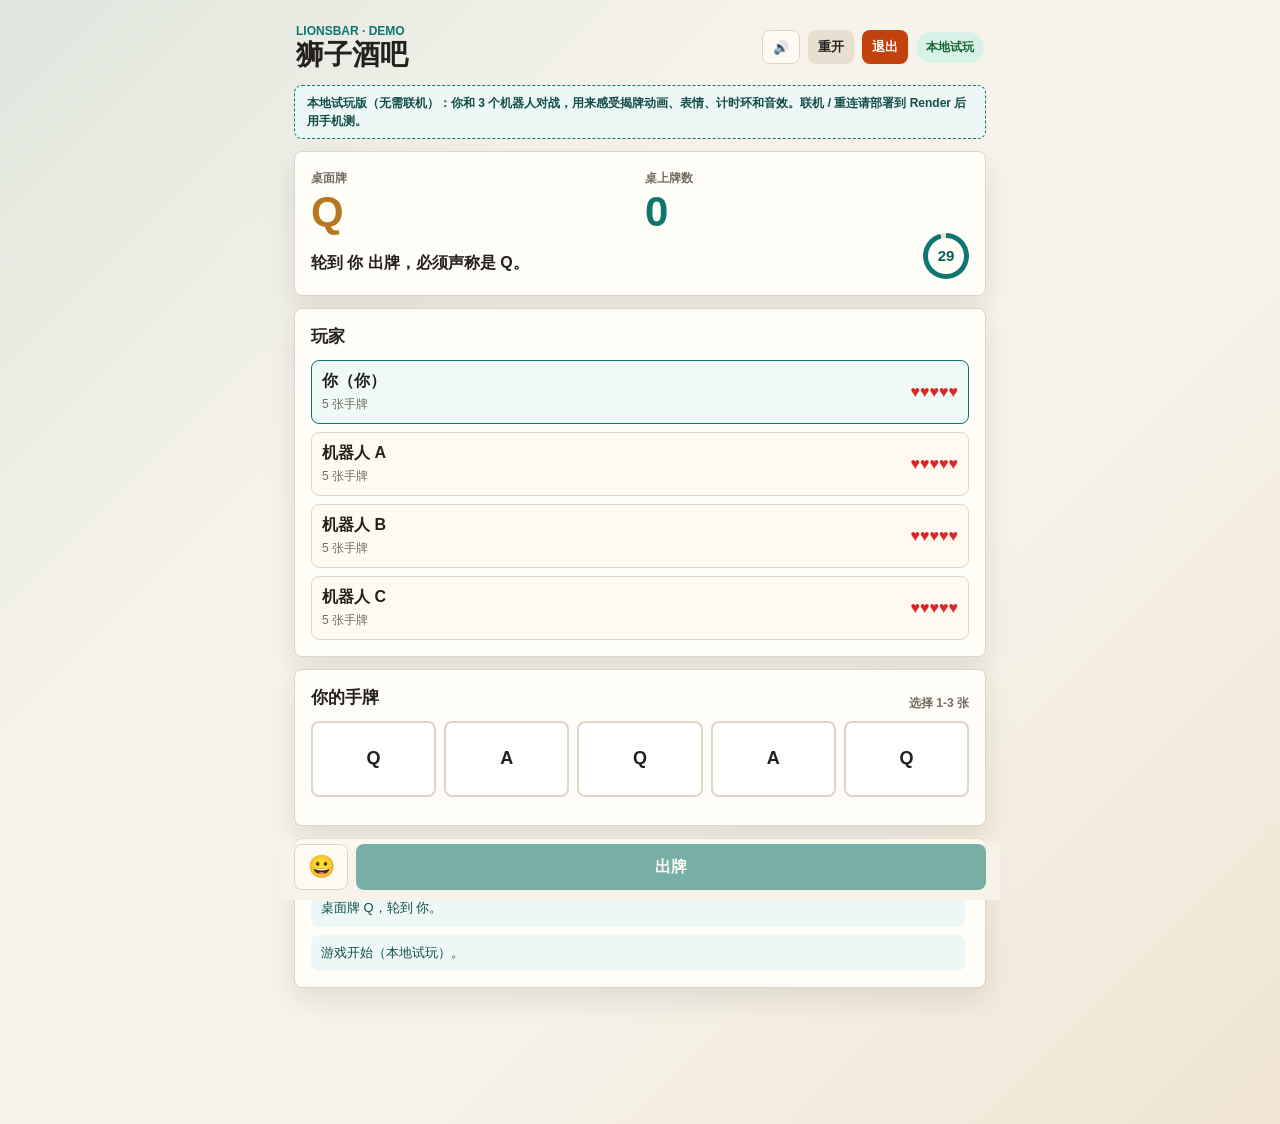
<file: static/lionsbar-demo.html>
<!doctype html>
<html lang="zh-CN">
  <head>
    <meta charset="utf-8" />
    <meta name="viewport" content="width=device-width, initial-scale=1, viewport-fit=cover" />
    <title>狮子酒吧 · 本地试玩</title>
    <link rel="stylesheet" href="style.css?v=demo-20260617-1" />
    <style>
      /* demo-only banner */
      .demo-note {
        margin-bottom: 12px;
        padding: 8px 12px;
        border: 1px dashed var(--accent);
        border-radius: 8px;
        background: #edf7f5;
        color: #134e4a;
        font-size: 12px;
        font-weight: 800;
        line-height: 1.5;
      }
    </style>
  </head>
  <body>
    <main class="app">
      <header class="topbar">
        <div>
          <p class="eyebrow">Lionsbar · Demo</p>
          <h1>狮子酒吧</h1>
        </div>
        <div class="top-actions">
          <button class="small ghost" id="muteBtn" type="button" aria-label="声音开关">🔊</button>
          <button class="small" id="restartBtn" type="button">重开</button>
          <button class="small danger" id="exitBtn" type="button">退出</button>
          <div class="status online" id="connectionStatus">本地试玩</div>
        </div>
      </header>

      <section class="game" id="gamePanel">
        <p class="demo-note">本地试玩版（无需联机）：你和 3 个机器人对战，用来感受揭牌动画、表情、计时环和音效。联机 / 重连请部署到 Render 后用手机测。</p>

        <section class="panel">
          <div class="round-grid">
            <div>
              <span class="muted">桌面牌</span>
              <div class="rank" id="tableRank">A</div>
            </div>
            <div>
              <span class="muted">桌上牌数</span>
              <div class="rank secondary" id="tableCount">0</div>
            </div>
          </div>
          <div class="turn-row">
            <p class="turn" id="turnText">准备开始。</p>
            <div class="turn-timer hidden" id="turnTimer"><span id="turnTimerNum">0</span></div>
          </div>
          <div class="claim hidden" id="claimBox"></div>
        </section>

        <section class="panel">
          <div class="section-title"><h2>玩家</h2></div>
          <div class="players" id="playersList"></div>
        </section>

        <section class="panel" id="handPanel">
          <div class="section-title">
            <h2>你的手牌</h2>
            <span class="muted" id="handHint">最多出 3 张</span>
          </div>
          <div class="hand" id="handCards"></div>
        </section>

        <section class="panel">
          <h2>记录</h2>
          <div class="log" id="logList"></div>
        </section>
      </section>
    </main>

    <div class="actionbar hidden" id="actionBar">
      <button class="ghost emote-toggle" id="emoteToggle" type="button" aria-label="发送表情">😀</button>
      <div class="actionbar-main" id="actionMain">
        <button class="danger hidden" id="challengeBtn" type="button">质疑</button>
        <button class="ghost hidden" id="passBtn" type="button">放行并出牌</button>
        <button class="primary hidden" id="playCardsBtn" type="button">出牌</button>
      </div>
    </div>
    <div class="emote-popover hidden" id="emotePopover"></div>
    <div class="emote-layer" id="emoteLayer" aria-hidden="true"></div>

    <script>
      // ===== shared UI helpers (same look & feel as production app.js) =====
      const $ = (id) => document.getElementById(id);
      const els = {
        muteBtn: $("muteBtn"), restartBtn: $("restartBtn"), exitBtn: $("exitBtn"),
        tableRank: $("tableRank"), tableCount: $("tableCount"),
        turnText: $("turnText"), turnTimer: $("turnTimer"), turnTimerNum: $("turnTimerNum"),
        claimBox: $("claimBox"), playersList: $("playersList"),
        handHint: $("handHint"), handCards: $("handCards"), logList: $("logList"),
        actionBar: $("actionBar"), emoteToggle: $("emoteToggle"), emotePopover: $("emotePopover"),
        emoteLayer: $("emoteLayer"),
        challengeBtn: $("challengeBtn"), passBtn: $("passBtn"), playCardsBtn: $("playCardsBtn"),
      };

      const EMOTES = ["😏", "🤨", "😎", "😱", "😭", "🤝", "🔥", "💀"];
      let audioCtx = null;
      let muted = localStorage.getItem("lionsbar_muted") === "1";
      const timerState = { endsAt: null, total: 0, mine: false };
      let shakePid = null, shakeUntil = 0;

      function ensureAudio() {
        if (muted) return null;
        if (!audioCtx) {
          const Ctx = window.AudioContext || window.webkitAudioContext;
          if (!Ctx) return null;
          try { audioCtx = new Ctx(); } catch (e) { audioCtx = null; }
        }
        if (audioCtx && audioCtx.state === "suspended") audioCtx.resume().catch(() => {});
        return audioCtx;
      }
      function blip(freq, start, dur, type = "sine", gain = 0.08) {
        if (!audioCtx) return;
        try {
          const o = audioCtx.createOscillator(), g = audioCtx.createGain();
          o.type = type; o.frequency.value = freq; o.connect(g); g.connect(audioCtx.destination);
          const t = audioCtx.currentTime + start;
          g.gain.setValueAtTime(0.0001, t);
          g.gain.linearRampToValueAtTime(gain, t + 0.012);
          g.gain.exponentialRampToValueAtTime(0.0001, t + dur);
          o.start(t); o.stop(t + dur + 0.03);
        } catch (err) {}
      }
      function playSound(kind) {
        if (muted || !ensureAudio()) return;
        if (kind === "yourturn") { blip(660, 0, 0.12, "triangle"); blip(880, 0.12, 0.16, "triangle"); }
        else if (kind === "play") { blip(420, 0, 0.08, "square", 0.05); }
        else if (kind === "lie") { blip(330, 0, 0.18, "sawtooth", 0.08); blip(196, 0.16, 0.34, "sawtooth", 0.09); }
        else if (kind === "honest") { blip(523, 0, 0.12, "sine"); blip(784, 0.12, 0.18, "sine"); }
        else if (kind === "win") { [523, 659, 784, 1047].forEach((f, i) => blip(f, i * 0.12, 0.22, "triangle", 0.08)); }
        else if (kind === "pop") { blip(880, 0, 0.06, "sine", 0.05); }
      }
      function buzz(p) { if (!muted && navigator.vibrate) { try { navigator.vibrate(p); } catch (e) {} } }
      function setMute(on) {
        muted = on; localStorage.setItem("lionsbar_muted", on ? "1" : "0");
        els.muteBtn.textContent = on ? "🔇" : "🔊"; if (!on) ensureAudio();
      }

      function buildEmotePopover() {
        if (els.emotePopover.dataset.ready) return;
        EMOTES.forEach((e) => {
          const b = document.createElement("button");
          b.type = "button"; b.textContent = e;
          b.addEventListener("click", () => { floatEmote("你", e); closeEmote(); });
          els.emotePopover.append(b);
        });
        els.emotePopover.dataset.ready = "1";
      }
      function toggleEmote() { buildEmotePopover(); els.emotePopover.classList.toggle("hidden"); }
      function closeEmote() { els.emotePopover.classList.add("hidden"); }
      function floatEmote(name, emoji) {
        const fly = document.createElement("div");
        fly.className = "emote-fly";
        fly.style.left = (8 + Math.random() * 72) + "%";
        const em = document.createElement("div"); em.className = "emoji"; em.textContent = emoji;
        const who = document.createElement("div"); who.className = "who"; who.textContent = name;
        fly.append(em, who); els.emoteLayer.append(fly);
        setTimeout(() => fly.remove(), 2300); playSound("pop");
      }

      function showReveal(ev) {
        // 揭牌不再彈全螢幕，改成讓掉血玩家的名條左右震動（render 重畫玩家時會套用）
        shakePid = ev.loserId;
        shakeUntil = Date.now() + 700;
        try {
          playSound(ev.isLying ? "lie" : "honest");
          buzz(ev.loserId === 0 ? [80, 60, 160] : 40);
        } catch (err) {}
      }

      function tickTimer() {
        if (timerState.endsAt == null) return;
        const remain = Math.max(0, timerState.endsAt - Date.now());
        const frac = timerState.total ? remain / timerState.total : 0;
        els.turnTimer.style.setProperty("--frac", frac.toFixed(3));
        els.turnTimerNum.textContent = String(Math.ceil(remain / 1000));
        els.turnTimer.classList.toggle("mine", timerState.mine);
        els.turnTimer.classList.toggle("low", remain <= 10000);
        if (remain <= 0) onTimeout();
      }
      setInterval(() => { if (timerState.endsAt != null && !els.turnTimer.classList.contains("hidden")) tickTimer(); }, 250);

      // ===== local game engine (port of game.py, demo-sized) =====
      const RANKS = ["A", "K", "Q"];
      const DECK_CFG = { 2: [3, 1], 3: [4, 3], 4: [6, 2], 5: [7, 4], 6: [9, 3] };
      const TURN_MS = 30000;
      let players, current, phase, tableRank, tableCount, lastClaim, allowPass, winner, sel, aiTimer, turnKey;

      const pick = (a) => a[Math.floor(Math.random() * a.length)];
      function shuffle(a) { for (let i = a.length - 1; i > 0; i--) { const j = Math.floor(Math.random() * (i + 1)); [a[i], a[j]] = [a[j], a[i]]; } return a; }
      function aliveIdxs() { return players.map((p, i) => i).filter((i) => players[i].alive); }
      function nextAlive(from) { const n = players.length; for (let k = 1; k <= n; k++) { const i = (from + k) % n; if (players[i].alive) return i; } return from; }
      function nextWithCards(from) { const n = players.length; for (let k = 1; k <= n; k++) { const i = (from + k) % n; if (players[i].alive && players[i].hand.length) return i; } return from; }
      function buildDeck(n) { const [base, jok] = DECK_CFG[n]; const d = []; RANKS.forEach((r) => { for (let i = 0; i < base; i++) d.push(r); }); for (let i = 0; i < jok; i++) d.push("Joker"); return shuffle(d); }

      let logLines = [];
      function log(text, kind = "info") { logLines.push({ text, kind }); if (logLines.length > 22) logLines = logLines.slice(-22); }

      function startGame() {
        players = [
          { name: "你", hp: 5, hand: [], alive: true, bot: false },
          { name: "机器人 A", hp: 5, hand: [], alive: true, bot: true },
          { name: "机器人 B", hp: 5, hand: [], alive: true, bot: true },
          { name: "机器人 C", hp: 5, hand: [], alive: true, bot: true },
        ];
        winner = null; sel = new Set(); logLines = []; tableCount = 0;
        log("游戏开始（本地试玩）。", "system");
        resetRound(0, true);
        commit();
      }

      function resetRound(starterIdx, first) {
        lastClaim = null; tableCount = 0; tableRank = pick(RANKS);
        const deck = buildDeck(aliveIdxs().length);
        aliveIdxs().forEach((i) => { players[i].hand = deck.splice(0, 5); });
        current = players[starterIdx] && players[starterIdx].alive ? starterIdx : nextAlive(starterIdx);
        phase = "play"; allowPass = false; sel = new Set();
        log((first ? "桌面牌 " : "新一轮，桌面牌 ") + tableRank + "，轮到 " + players[current].name + "。", "system");
      }

      function doPlay(idx, indices) {
        const p = players[idx];
        indices = [...new Set(indices)].sort((a, b) => a - b);
        const actual = indices.map((i) => p.hand[i]);
        indices.slice().sort((a, b) => b - a).forEach((i) => p.hand.splice(i, 1));
        tableCount += actual.length;
        lastClaim = { idx, actual, rank: tableRank, count: actual.length };
        if (idx !== 0) playSound("play");
        log(p.name + " 打出 " + actual.length + " 张，声称是 " + tableRank + "。", "play");
        const others = aliveIdxs().filter((i) => i !== idx && players[i].hand.length > 0);
        if (!others.length) { log("其他人都没有手牌，重新发牌。", "system"); resetRound(idx); return; }
        phase = "challenge"; current = nextWithCards(idx); allowPass = true;
        log("轮到 " + players[current].name + "：质疑或放行。", "system");
      }

      function doPass(byIdx) { phase = "play"; allowPass = false; current = byIdx; log(players[byIdx].name + " 放行，由其出牌。", "pass"); }

      function doChallenge(byIdx) {
        const claim = lastClaim;
        const challenger = players[byIdx], claimer = players[claim.idx];
        const isLying = claim.actual.some((c) => c !== tableRank && c !== "Joker");
        const loserIdx = isLying ? claim.idx : byIdx;
        const loser = players[loserIdx];
        loser.hp -= 1; const eliminated = loser.hp <= 0;
        if (eliminated) { loser.alive = false; loser.hand = []; }
        log(challenger.name + " 质疑 " + claimer.name + "：翻开 " + claim.actual.join("、") + "。" + (isLying ? "质疑成功" : "质疑失败") + "，" + loser.name + " -1 HP。", "reveal");
        if (eliminated) log(loser.name + " 出局。", "eliminated");
        showReveal({ challengerName: challenger.name, claimerName: claimer.name, cards: claim.actual, claimedRank: claim.rank, claimedCount: claim.count, isLying, loserName: loser.name, loserId: loserIdx, eliminated });
        const alive = aliveIdxs();
        if (alive.length === 1) { phase = "ended"; winner = players[alive[0]].name; log("游戏结束，" + winner + " 获胜！", "winner"); setTimeout(() => playSound("win"), 600); return; }
        const starter = loser.alive ? loserIdx : nextAlive(loserIdx);
        resetRound(starter);
      }

      // ===== bots =====
      function botPlay(idx) {
        const hand = players[idx].hand, good = [], bad = [];
        hand.forEach((c, i) => ((c === tableRank || c === "Joker") ? good : bad).push(i));
        let chosen;
        if (good.length) {
          const n = Math.min(good.length, 1 + Math.floor(Math.random() * Math.min(3, good.length)));
          chosen = good.slice(0, n);
          if (bad.length && chosen.length < 3 && Math.random() < 0.35) chosen.push(bad[0]);
        } else {
          const n = 1 + Math.floor(Math.random() * Math.min(2, bad.length));
          chosen = bad.slice(0, n);
        }
        doPlay(idx, chosen);
      }
      function botDecide(idx) {
        const p = 0.18 + 0.12 * lastClaim.count;
        if (Math.random() < p) doChallenge(idx); else doPass(idx);
      }
      function botAct() {
        if (phase === "ended" || current === 0) return;
        if (phase === "play") botPlay(current);
        else if (phase === "challenge") botDecide(current);
        if (Math.random() < 0.22) floatEmote(players[current] ? players[current].name : "", pick(EMOTES));
        commit();
      }

      function onTimeout() {
        if (phase === "ended" || current !== 0) return;
        if (phase === "play") {
          const h = players[0].hand;
          if (h.length) { log("⏱ 你超时，自动出 1 张。", "system"); doPlay(0, [Math.floor(Math.random() * h.length)]); }
        } else if (phase === "challenge") {
          log("⏱ 你超时，自动放行。", "system"); doPass(0);
        }
        commit();
      }

      // ===== render =====
      function commit() {
        render();
        clearTimeout(aiTimer);
        if (phase !== "ended" && current !== 0) aiTimer = setTimeout(botAct, 1300);
      }

      function render() {
        els.actionBar.classList.remove("hidden");
        els.tableRank.textContent = tableRank;
        els.tableCount.textContent = tableCount;

        // turn text
        if (phase === "ended") els.turnText.textContent = "游戏结束，" + winner + " 获胜。点「重开」再来一局。";
        else if (phase === "challenge") els.turnText.textContent = "轮到 " + players[current].name + " 决定是否质疑。";
        else els.turnText.textContent = "轮到 " + players[current].name + " 出牌，必须声称是 " + tableRank + "。";

        // claim box
        if (lastClaim) { els.claimBox.classList.remove("hidden"); els.claimBox.textContent = players[lastClaim.idx].name + " 刚打出 " + lastClaim.count + " 张，声称是 " + lastClaim.rank + "。"; }
        else { els.claimBox.classList.add("hidden"); }

        // timer
        const active = phase === "play" || phase === "challenge";
        const key = current + ":" + phase;
        if (active) {
          if (key !== turnKey) {
            turnKey = key;
            timerState.endsAt = Date.now() + TURN_MS;
            if (current === 0) { playSound("yourturn"); buzz(120); }
          }
          timerState.total = TURN_MS; timerState.mine = current === 0;
          els.turnTimer.classList.remove("hidden"); tickTimer();
        } else { turnKey = null; timerState.endsAt = null; els.turnTimer.classList.add("hidden"); }

        // players
        els.playersList.innerHTML = "";
        players.forEach((pl, i) => {
          const row = document.createElement("div");
          row.className = "player " + (i === current && phase !== "ended" ? "current " : "") + (pl.alive ? "" : "dead");
          if (i === shakePid && Date.now() < shakeUntil) row.classList.add("hp-shake");
          const left = document.createElement("div");
          const nm = document.createElement("div"); nm.className = "player-name"; nm.textContent = pl.name + (i === 0 ? "（你）" : "");
          const meta = document.createElement("div"); meta.className = "player-meta";
          meta.textContent = (pl.alive ? pl.hand.length + " 张手牌" : "已出局");
          left.append(nm, meta);
          const hearts = document.createElement("div"); hearts.className = "hearts";
          hearts.textContent = "♥".repeat(Math.max(pl.hp, 0)) + "♡".repeat(Math.max(5 - pl.hp, 0));
          row.append(left, hearts); els.playersList.append(row);
        });

        // hand
        const canPlay = phase === "play" && current === 0 && players[0].alive;
        els.handHint.textContent = canPlay ? "选择 1-3 张" : "只有你能看到";
        els.handCards.innerHTML = "";
        players[0].hand.forEach((c, i) => {
          const b = document.createElement("button");
          b.className = "card " + (sel.has(i) ? "selected" : ""); b.textContent = c; b.disabled = !canPlay;
          b.addEventListener("click", () => {
            if (sel.has(i)) sel.delete(i); else if (sel.size < 3) sel.add(i); else return;
            render();
          });
          els.handCards.append(b);
        });
        if (!players[0].hand.length) { const e = document.createElement("p"); e.className = "muted"; e.textContent = "本轮没有手牌。"; els.handCards.append(e); }

        // action bar
        els.playCardsBtn.classList.toggle("hidden", !canPlay);
        els.playCardsBtn.disabled = sel.size === 0;
        const canDecide = phase === "challenge" && current === 0 && players[0].alive;
        els.challengeBtn.classList.toggle("hidden", !canDecide);
        els.passBtn.classList.toggle("hidden", !(canDecide && allowPass));

        // log
        els.logList.innerHTML = "";
        logLines.slice().reverse().forEach((l) => { const d = document.createElement("div"); d.className = "log-line " + (l.kind || ""); d.textContent = l.text; els.logList.append(d); });
      }

      // ===== events =====
      els.playCardsBtn.addEventListener("click", () => { if (!sel.size) return; const idx = [...sel].sort((a, b) => a - b); sel = new Set(); doPlay(0, idx); commit(); });
      els.challengeBtn.addEventListener("click", () => { doChallenge(0); commit(); });
      els.passBtn.addEventListener("click", () => { doPass(0); commit(); });
      els.muteBtn.addEventListener("click", () => setMute(!muted));
      els.restartBtn.addEventListener("click", () => { ensureAudio(); startGame(); });
      els.exitBtn.addEventListener("click", () => { location.href = "/"; });
      els.emoteToggle.addEventListener("click", (e) => { e.stopPropagation(); ensureAudio(); toggleEmote(); });
      document.addEventListener("click", (e) => {
        if (els.emotePopover.classList.contains("hidden")) return;
        if (els.emotePopover.contains(e.target) || e.target === els.emoteToggle) return;
        closeEmote();
      });
      window.addEventListener("keydown", (e) => {
        if (e.key !== "Escape") return;
        if (!els.emotePopover.classList.contains("hidden")) closeEmote();
      });

      setMute(muted);
      startGame();
    </script>
  </body>
</html>
</file>
<file: static/style.css>
:root {
  color-scheme: light;
  --bg: #f7f3ea;
  --panel: #fffdf8;
  --ink: #24211d;
  --muted: #736b61;
  --line: #ded5c7;
  --accent: #0f766e;
  --accent-dark: #0b5f59;
  --danger: #c2410c;
  --danger-dark: #9a3412;
  --gold: #b7791f;
  --shadow: 0 12px 28px rgba(36, 33, 29, 0.1);
}

* {
  box-sizing: border-box;
}

body {
  min-height: 100svh;
  margin: 0;
  background:
    linear-gradient(135deg, rgba(15, 118, 110, 0.1), transparent 34%),
    linear-gradient(315deg, rgba(183, 121, 31, 0.12), transparent 38%),
    var(--bg);
  color: var(--ink);
  font-family: -apple-system, BlinkMacSystemFont, "Segoe UI", "Microsoft YaHei", sans-serif;
  letter-spacing: 0;
}

.app {
  width: min(720px, 100%);
  margin: 0 auto;
  padding: calc(18px + env(safe-area-inset-top)) 14px 28px;
}

.topbar {
  display: flex;
  align-items: center;
  justify-content: space-between;
  gap: 12px;
  padding: 6px 2px 14px;
}

.top-actions {
  display: flex;
  flex: 0 0 auto;
  align-items: center;
  gap: 8px;
}

.eyebrow {
  margin: 0 0 2px;
  color: var(--accent);
  font-size: 12px;
  font-weight: 800;
  text-transform: uppercase;
}

h1,
h2,
p {
  margin-top: 0;
}

h1 {
  margin-bottom: 0;
  font-size: 28px;
  line-height: 1.1;
}

h2 {
  margin-bottom: 12px;
  font-size: 17px;
}

.panel {
  margin-bottom: 12px;
  padding: 16px;
  background: var(--panel);
  border: 1px solid var(--line);
  border-radius: 8px;
  box-shadow: var(--shadow);
}

.game {
  padding-bottom: calc(96px + env(safe-area-inset-bottom));
}

.hidden {
  display: none !important;
}

.stack {
  display: grid;
  gap: 12px;
}

label {
  display: grid;
  gap: 7px;
  color: var(--muted);
  font-size: 13px;
  font-weight: 700;
}

input {
  width: 100%;
  min-height: 46px;
  padding: 10px 12px;
  border: 1px solid var(--line);
  border-radius: 8px;
  background: #ffffff;
  color: var(--ink);
  font: inherit;
  font-size: 16px;
}

button {
  min-height: 46px;
  padding: 10px 14px;
  border: 0;
  border-radius: 8px;
  background: #e8dfd0;
  color: var(--ink);
  font: inherit;
  font-weight: 800;
  cursor: pointer;
  touch-action: manipulation;
}

button:disabled {
  cursor: not-allowed;
  opacity: 0.55;
}

.ghost {
  border: 1px solid var(--line);
  background: rgba(255, 253, 248, 0.78);
}

.primary {
  background: var(--accent);
  color: white;
}

.primary:active {
  background: var(--accent-dark);
}

.danger {
  background: var(--danger);
  color: white;
}

.danger:active {
  background: var(--danger-dark);
}

.small {
  min-height: 34px;
  padding: 7px 10px;
  font-size: 13px;
}

.full {
  width: 100%;
}

.status {
  flex: 0 0 auto;
  padding: 7px 10px;
  border-radius: 999px;
  background: #e8dfd0;
  color: var(--muted);
  font-size: 12px;
  font-weight: 800;
}

.status.online {
  background: #d9f2e7;
  color: #166534;
}

.status.offline {
  background: #fee2e2;
  color: #991b1b;
}

.roomline,
.room-head,
.section-title {
  display: flex;
  align-items: center;
  justify-content: space-between;
  gap: 10px;
}

.muted {
  color: var(--muted);
  font-size: 12px;
  font-weight: 700;
}

#roomCodeLabel,
#gameRoomCode {
  display: block;
  margin-top: 2px;
  font-size: 22px;
  letter-spacing: 1px;
}

.round-grid {
  display: grid;
  grid-template-columns: 1fr 1fr;
  gap: 10px;
}

.rank {
  margin-top: 4px;
  color: var(--gold);
  font-size: 42px;
  font-weight: 900;
  line-height: 1;
}

.rank.secondary {
  color: var(--accent);
}

.turn {
  margin: 14px 0 0;
  color: var(--ink);
  font-weight: 800;
  line-height: 1.45;
}

.claim {
  margin-top: 12px;
  padding: 10px;
  border-radius: 8px;
  background: #f1eadf;
  color: var(--ink);
  font-weight: 700;
  line-height: 1.4;
}

.players {
  display: grid;
  gap: 8px;
}

.player {
  display: grid;
  grid-template-columns: 1fr auto;
  gap: 8px;
  align-items: center;
  padding: 10px;
  border: 1px solid var(--line);
  border-radius: 8px;
  background: #fffaf0;
}

.player.current {
  border-color: var(--accent);
  background: #effaf7;
}

.player.dead {
  opacity: 0.58;
}

.player-name {
  overflow-wrap: anywhere;
  font-weight: 900;
}

.owner-badge {
  display: inline-block;
  margin-left: 6px;
  padding: 2px 6px;
  border-radius: 999px;
  background: #edf7f5;
  color: #134e4a;
  font-size: 11px;
  font-weight: 900;
  vertical-align: middle;
}

.player-meta {
  margin-top: 4px;
  color: var(--muted);
  font-size: 12px;
}

.hearts {
  color: #dc2626;
  font-size: 16px;
  white-space: nowrap;
}

.hand {
  display: grid;
  grid-template-columns: repeat(auto-fit, minmax(72px, 1fr));
  gap: 8px;
  margin-bottom: 12px;
}

.card {
  min-height: 76px;
  border: 2px solid var(--line);
  background: #ffffff;
  color: var(--ink);
  font-size: 18px;
}

.card.selected {
  border-color: var(--accent);
  background: #d9f2e7;
  color: var(--accent-dark);
}

.card:disabled {
  opacity: 0.85;
}

.actions {
  display: grid;
  grid-template-columns: 1fr 1fr;
  gap: 10px;
}

.log {
  display: grid;
  gap: 8px;
  max-height: 260px;
  overflow: auto;
  padding-right: 4px;
}

.log-line {
  padding: 9px 10px;
  border-radius: 8px;
  background: #f5efe5;
  color: var(--ink);
  font-size: 13px;
  line-height: 1.45;
}

.log-line.reveal,
.log-line.winner {
  background: #fff1e6;
  color: #7c2d12;
  font-weight: 800;
}

.log-line.system {
  background: #edf7f5;
  color: #134e4a;
}

.toast {
  position: fixed;
  right: 14px;
  bottom: calc(84px + env(safe-area-inset-bottom));
  left: 14px;
  z-index: 40;
  max-width: 720px;
  margin: 0 auto;
  padding: 12px 14px;
  border-radius: 8px;
  background: #24211d;
  color: white;
  font-weight: 800;
  box-shadow: var(--shadow);
}

.modal {
  position: fixed;
  inset: 0;
  z-index: 20;
  display: grid;
  place-items: center;
  padding: 18px 14px;
}

.modal-backdrop {
  position: absolute;
  inset: 0;
  background: rgba(36, 33, 29, 0.42);
  backdrop-filter: blur(3px);
}

.rules-dialog {
  position: relative;
  width: min(720px, 100%);
  max-height: min(820px, calc(100svh - 36px));
  overflow: auto;
  padding: 18px;
  border: 1px solid var(--line);
  border-radius: 12px;
  background:
    linear-gradient(145deg, rgba(15, 118, 110, 0.08), transparent 36%),
    var(--panel);
  box-shadow: 0 24px 70px rgba(36, 33, 29, 0.28);
}

.invite-dialog {
  position: relative;
  width: min(360px, 100%);
  padding: 18px;
  border: 1px solid var(--line);
  border-radius: 12px;
  background:
    linear-gradient(145deg, rgba(15, 118, 110, 0.08), transparent 42%),
    var(--panel);
  box-shadow: 0 24px 70px rgba(36, 33, 29, 0.28);
}

.invite-title {
  align-items: center;
  margin-bottom: 14px;
}

.invite-content {
  display: grid;
  justify-items: center;
  gap: 10px;
}

.qr-shell {
  display: grid;
  place-items: center;
  width: min(272px, 100%);
  min-height: 272px;
  padding: 18px;
  border: 1px solid var(--line);
  border-radius: 8px;
  background: #fffdf8;
}

.qr-shell svg {
  display: block;
  width: 100%;
  max-width: 236px;
  height: auto;
}

.invite-hint,
.invite-link {
  margin: 0;
  color: var(--muted);
  font-size: 13px;
  font-weight: 800;
  overflow-wrap: anywhere;
  text-align: center;
}

.invite-link {
  color: var(--accent-dark);
}

.rules-content {
  display: grid;
  gap: 12px;
}

.rules-card {
  padding: 14px;
  border: 1px solid var(--line);
  border-radius: 10px;
  background: rgba(255, 250, 240, 0.82);
}

.rules-card h3 {
  margin: 0 0 12px;
  font-size: 16px;
}

.rules-list {
  display: grid;
  gap: 10px;
  margin: 0;
}

.rules-list div {
  display: grid;
  grid-template-columns: 86px 1fr;
  gap: 10px;
  padding-bottom: 10px;
  border-bottom: 1px solid rgba(222, 213, 199, 0.78);
}

.rules-list div:last-child {
  padding-bottom: 0;
  border-bottom: 0;
}

.rules-list dt {
  color: var(--accent-dark);
  font-weight: 900;
}

.rules-list dd {
  margin: 0;
  color: var(--ink);
  line-height: 1.65;
}

.rules-note {
  margin-bottom: 12px;
  color: var(--muted);
  font-size: 13px;
  font-weight: 700;
}

.deck-grid {
  display: grid;
  gap: 8px;
}

.deck-grid div {
  display: grid;
  grid-template-columns: 64px 1fr;
  gap: 10px;
  align-items: center;
  padding: 10px;
  border-radius: 8px;
  background: #f5efe5;
}

.deck-grid strong {
  color: var(--gold);
}

.deck-grid span {
  line-height: 1.45;
}

.rules-summary {
  display: flex;
  flex-wrap: wrap;
  gap: 8px;
  margin-top: 12px;
}

.rules-summary span {
  padding: 7px 10px;
  border-radius: 999px;
  background: #edf7f5;
  color: #134e4a;
  font-size: 12px;
  font-weight: 900;
}

.manage-dialog {
  max-height: none;
  overflow: visible;
}

.manage-body {
  display: grid;
  gap: 12px;
}

.manage-section {
  display: grid;
  gap: 10px;
  padding: 12px;
  border: 1px solid var(--line);
  border-radius: 10px;
  background: rgba(255, 250, 240, 0.82);
}

.manage-body h3 {
  margin: 0;
  font-size: 16px;
}

.manage-list {
  display: grid;
  gap: 8px;
  max-height: min(52svh, 360px);
  overflow: auto;
  padding-right: 4px;
}

.manage-divider {
  height: 1px;
  background: rgba(222, 213, 199, 0.9);
}

.manage-row {
  display: grid;
  grid-template-columns: 1fr auto;
  gap: 8px;
  align-items: center;
  padding: 10px;
  border: 1px solid var(--line);
  border-radius: 8px;
  background: #fffaf0;
}

.manage-row button {
  min-width: 64px;
}

@media (max-width: 420px) {
  .app {
    padding: 14px 10px 24px;
  }

  h1 {
    font-size: 24px;
  }

  .panel {
    padding: 13px;
  }

  .round-grid,
  .actions {
    grid-template-columns: 1fr;
  }

  .section-title {
    align-items: flex-start;
    flex-direction: column;
  }

  .section-title .small {
    width: 100%;
  }

  .topbar {
    align-items: flex-start;
  }

  .top-actions {
    align-items: flex-end;
    flex-direction: column;
  }

  .top-actions .small,
  .top-actions .status {
    width: 74px;
    text-align: center;
  }

  .rules-dialog {
    padding: 14px;
  }

  .invite-dialog {
    padding: 14px;
  }

  .invite-title {
    flex-direction: row;
  }

  .invite-title .small {
    width: auto;
  }

  .rules-list div,
  .deck-grid div {
    grid-template-columns: 1fr;
    gap: 4px;
  }
}

/* === interactivity: timer ring, lobby setting, action bar, emotes, reveal === */

.turn-row {
  display: flex;
  align-items: center;
  justify-content: space-between;
  gap: 12px;
}

.turn-timer {
  flex: 0 0 auto;
  display: grid;
  place-items: center;
  width: 46px;
  height: 46px;
  border-radius: 50%;
  background: conic-gradient(var(--accent) calc(var(--frac, 1) * 360deg), #e8dfd0 0deg);
}

.turn-timer > span {
  display: grid;
  place-items: center;
  width: 36px;
  height: 36px;
  border-radius: 50%;
  background: var(--panel);
  color: var(--accent-dark);
  font-size: 15px;
  font-weight: 900;
}

.turn-timer.low {
  background: conic-gradient(var(--danger) calc(var(--frac, 1) * 360deg), #f3d6c6 0deg);
}

.turn-timer.low > span {
  color: var(--danger-dark);
}

.turn-timer.mine {
  animation: timerPulse 1s ease-in-out infinite;
}

@keyframes timerPulse {
  0%, 100% { transform: scale(1); }
  50% { transform: scale(1.08); }
}

.setting-row {
  display: flex;
  align-items: center;
  justify-content: space-between;
  gap: 12px;
}

.setting-hint {
  margin: 3px 0 0;
  color: var(--muted);
  font-size: 11px;
  font-weight: 700;
}

.seg {
  display: inline-flex;
  flex: 0 0 auto;
  gap: 2px;
  padding: 3px;
  border-radius: 999px;
  background: #ece3d4;
}

.seg-btn {
  min-height: 32px;
  padding: 6px 12px;
  border-radius: 999px;
  background: transparent;
  font-size: 13px;
  font-weight: 800;
}

.seg-btn.active {
  background: var(--accent);
  color: #fff;
}

.actionbar {
  position: fixed;
  right: 0;
  bottom: 0;
  left: 0;
  z-index: 30;
  display: flex;
  align-items: stretch;
  gap: 8px;
  width: min(720px, 100%);
  margin: 0 auto;
  padding: 10px 14px calc(10px + env(safe-area-inset-bottom));
  background: linear-gradient(to top, var(--bg) 74%, rgba(247, 243, 234, 0));
}

.actionbar-main {
  display: flex;
  flex: 1 1 auto;
  gap: 8px;
}

.actionbar-main button {
  flex: 1 1 auto;
}

.emote-toggle {
  flex: 0 0 auto;
  width: 54px;
  padding: 0;
  font-size: 22px;
}

.emote-popover {
  position: fixed;
  bottom: calc(76px + env(safe-area-inset-bottom));
  left: 50%;
  z-index: 31;
  display: flex;
  flex-wrap: wrap;
  justify-content: center;
  gap: 6px;
  width: min(330px, calc(100% - 28px));
  padding: 10px;
  border: 1px solid var(--line);
  border-radius: 14px;
  background: var(--panel);
  box-shadow: var(--shadow);
  transform: translateX(-50%);
}

.emote-popover button {
  width: 44px;
  min-height: 44px;
  padding: 0;
  background: #f5efe5;
  font-size: 24px;
}

.emote-layer {
  position: fixed;
  inset: 0;
  z-index: 35;
  overflow: hidden;
  pointer-events: none;
}

.emote-fly {
  position: absolute;
  bottom: 100px;
  display: grid;
  justify-items: center;
  gap: 3px;
  animation: emoteFly 2.2s ease-out forwards;
}

.emote-fly .emoji {
  font-size: 40px;
  line-height: 1;
}

.emote-fly .who {
  max-width: 120px;
  overflow: hidden;
  padding: 1px 7px;
  border-radius: 999px;
  background: rgba(36, 33, 29, 0.82);
  color: #fff;
  font-size: 11px;
  font-weight: 800;
  white-space: nowrap;
  text-overflow: ellipsis;
}

@keyframes emoteFly {
  0% { opacity: 0; transform: translateY(12px) scale(0.6); }
  15% { opacity: 1; transform: translateY(0) scale(1.12); }
  30% { transform: translateY(-6px) scale(1); }
  100% { opacity: 0; transform: translateY(-130px) scale(0.9); }
}

.player.hp-shake {
  animation: shake 0.4s ease 2;
}

.chat-float-layer {
  position: fixed;
  top: 64px;
  left: 0;
  right: 0;
  z-index: 36;
  display: grid;
  justify-items: center;
  gap: 6px;
  padding: 0 12px;
  pointer-events: none;
}

.chat-float {
  max-width: min(86%, 320px);
  padding: 7px 12px;
  border-radius: 999px;
  background: rgba(36, 33, 29, 0.9);
  color: #fff;
  font-size: 13px;
  font-weight: 600;
  line-height: 1.3;
  white-space: nowrap;
  overflow: hidden;
  text-overflow: ellipsis;
  box-shadow: 0 8px 24px rgba(36, 33, 29, 0.3);
  animation: chatFloat 3s ease forwards;
}

.chat-float .who {
  font-weight: 900;
}

@keyframes chatFloat {
  0% { opacity: 0; transform: translateY(-8px); }
  10% { opacity: 1; transform: translateY(0); }
  85% { opacity: 1; transform: translateY(0); }
  100% { opacity: 0; transform: translateY(-8px); }
}

@keyframes shake {
  0%, 100% { transform: translateX(0); }
  25% { transform: translateX(-5px); }
  75% { transform: translateX(5px); }
}

.emote-toggle {
  position: relative;
}

.chat-badge {
  position: absolute;
  top: 3px;
  right: 5px;
  width: 9px;
  height: 9px;
  border-radius: 50%;
  background: var(--danger);
  box-shadow: 0 0 0 2px var(--bg);
}

.chat-sheet {
  position: fixed;
  right: 0;
  bottom: 0;
  left: 0;
  z-index: 36;
  display: flex;
  flex-direction: column;
  width: min(720px, 100%);
  max-height: min(70svh, 520px);
  margin: 0 auto;
  padding: 12px 14px calc(12px + env(safe-area-inset-bottom));
  border: 1px solid var(--line);
  border-radius: 16px 16px 0 0;
  background: var(--panel);
  box-shadow: 0 -16px 50px rgba(36, 33, 29, 0.28);
  animation: sheetUp 0.22s ease;
}

@keyframes sheetUp {
  from { opacity: 0; transform: translateY(20px); }
  to { opacity: 1; transform: translateY(0); }
}

.chat-head {
  display: flex;
  align-items: center;
  justify-content: space-between;
  margin-bottom: 8px;
}

.chat-head h2 {
  margin: 0;
  font-size: 16px;
}

.chat-msgs {
  flex: 1 1 auto;
  display: flex;
  flex-direction: column;
  gap: 6px;
  min-height: 120px;
  padding: 4px 2px;
  overflow: auto;
}

.chat-msg {
  padding: 7px 10px;
  border-radius: 10px;
  background: #f5efe5;
  font-size: 13px;
  line-height: 1.45;
  overflow-wrap: anywhere;
}

.chat-msg.mine {
  background: #e9f7f3;
}

.chat-msg .who {
  margin-right: 6px;
  color: var(--accent-dark);
  font-weight: 900;
}

.chat-empty {
  margin: auto;
  color: var(--muted);
  font-size: 13px;
  font-weight: 700;
}

.chat-input {
  display: flex;
  gap: 8px;
  margin-top: 8px;
}

.chat-input input {
  flex: 1 1 auto;
}

.chat-input button {
  flex: 0 0 auto;
}
</file>
